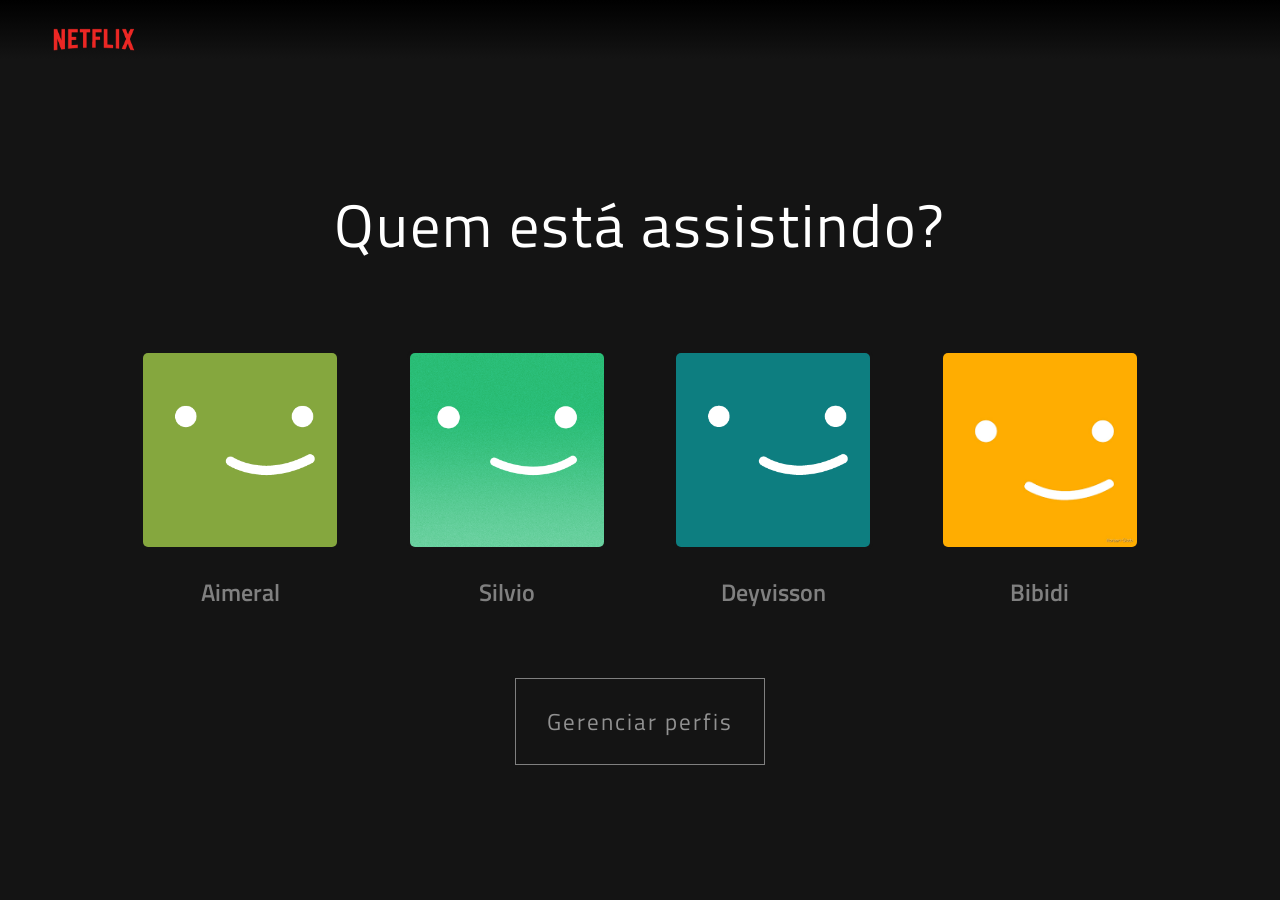
<file: index.html>
<!DOCTYPE html>
<html lang="pt-br">
<head>
    <meta charset="UTF-8">
    <meta http-equiv="X-UA-Compatible" content="IE=edge">
    <meta name="viewport" content="width=device-width, initial-scale=1.0">
    <title>Netflix</title>
    <link rel="stylesheet" href="style.css">
    <link rel="stylesheet" href="reset.css">  
    <link rel="shortcut icon" href="images/favicon.ico" type="image/x-icon">  
</head>

<body>

    <header>
        <a href="#"><img src="images/netflix-82871.png" alt=""></a>
    </header>

    <section>
        <h1>Quem está assistindo?</h1>
        <div class="profiles">
            <div class="users coluna1">   
                <a href="#">    
                    <img src="images/61547625e01d8daf941aae3ffb37f653.png" alt="User 1"> 
                    <p>Aimeral</p>
                </a>
                
            </div>  
            
            <div class="users coluna1">   
                <a href="#">   
                    <img src="images/b677cd1cde292f261166533d6fe75872.png" alt="User 2">
                    <p>Silvio</p>
                </a>                
            </div>
            
            <div class="users coluna2">                      
                <a href="#">
                    <img src="images/Netflix-avatar.png" alt="User 3"> 
                    <p>Deyvisson</p>
                </a>              
            </div>
            
            <div class="users coluna2">   
                <a href="#">
                    <img src="images/images.png" alt="User 4">
                    <p>Bibidi</p>
                </a>               
            </div>
        </div>
    </section>

    <div class="mprofile">
        <a href="#">
            <h2 class="manage">Gerenciar perfis</h2>
        </a>
    </div>

</body>
</html>
</file>
<file: style.css>
@charset "UTF-8";

@import url('https://fonts.googleapis.com/css2?family=Titillium+Web:wght@200;300;400;600;700&display=swap');

* {
    background-color: #141414;
    box-sizing: border-box;
}

body {
    margin: 0;
    display: block;   
}

h1 {
    font-family: 'Titillium Web';
}

h2 {
    color: white;
    font-family: 'Titillium Web';
}

header{
    background-image: linear-gradient(to top, #141414, black);
    width: 100vw;
}

header img {
    height: 31px;
    width: 92px;
    margin-left: 3em;
    margin-top: 1.5em;
    background-color: transparent;
}

section h1 {
    color: white;
    font-size: 60px;
    font-weight: 500;
    text-align: center;
    letter-spacing: 2px;  
    margin-top: 2em;
    letter-spacing: 2px;
    min-width: 500px;
}

.profiles {
    display: flex;
    flex-wrap: wrap;
    flex-direction: row bottom; 
    max-width: 1000px;
    min-width: none;
    margin: 3em auto;
    margin-top: 5em;
    justify-content: space-between;
}

.users img {
    border-radius: 8px; 
    border: inset 3px transparent;
}

.users p:hover {
    color: white;
}

.users:hover  img {
    color: white;   
    border: 3px solid white;
}

.users:hover p {
    color: white;
}

.users {
    width: 200px;
}

.users p {
    color: grey;
    text-align: center;
    margin-top: 20px;
    margin-bottom: 20px;
    font-size: 1.5em;
    font-family: 'Titillium Web';  
    font-weight: 600; 
}

a{
    text-decoration: none;
    background-color: transparent; 
}

.manage {
    color: rgb(145, 145, 145);
    font-size: 23px;
    margin: 2em 0 1em 0;
    text-align: center;
    border: 1px solid grey;
    margin: 0em auto;
    padding: 25px 10px 25px 10px ;
    width: 250px;
    letter-spacing: 2px;
    position: relative;
}

.manage:hover {
    color: white;
    border: 1px solid white;
}

@media (max-width: 650px){
    section h1 {
        font-size: 20px;
        text-align: center;
    } 
}

@media (max-width: 1100px){  
     
    header {
        width: 100vw;
    }

    html, body {
        overflow-x: hidden;       
    }
    
    section {
        height: 20%;
        display: flex;
        flex-direction: row;
        flex-wrap: wrap;
        justify-content: center;
        align-items: center;
        flex-basis: auto;
    }

    section img {
        height: 60%;
        width: 60%;
    }

    .coluna1{
        width: 50%;
        height: 50%;
        text-align: center;
    }

    .coluna2 {
        width: 50%;
        height: 50%;
        text-align: center;
    }

    .manage {
        margin-bottom: 40px;
    }
}
</file>
